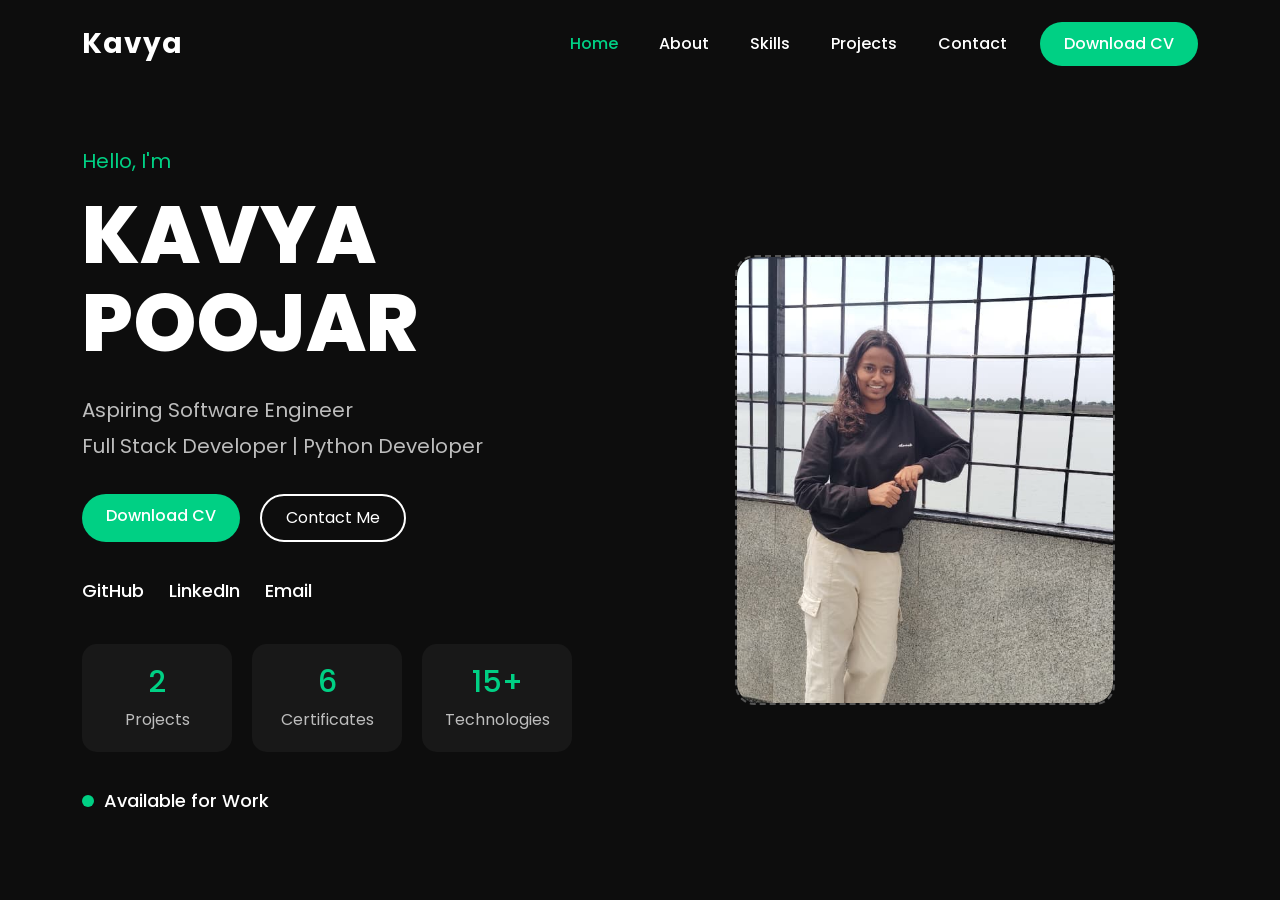
<file: index.html>
<!DOCTYPE html>
<html lang="en">

<head>
    <meta charset="UTF-8">
    <meta name="viewport" content="width=device-width, initial-scale=1.0">

    <title>Kavya Poojar | Portfolio</title>

    <!-- Bootstrap CSS -->
    <link href="https://cdn.jsdelivr.net/npm/bootstrap@5.3.7/dist/css/bootstrap.min.css"
          rel="stylesheet">

    <!-- Bootstrap Icons -->
    <link rel="stylesheet"
          href="https://cdn.jsdelivr.net/npm/bootstrap-icons@1.13.1/font/bootstrap-icons.min.css">

    <!-- Custom CSS -->
    <link rel="stylesheet" href="css/style.css">
</head>

<body>

<!-- ================= NAVBAR ================= -->

<nav class="navbar navbar-expand-lg fixed-top">

    <div class="container">

        <a class="navbar-brand logo" href="index.html">
            Kavya
        </a>

        <button class="navbar-toggler"
                type="button"
                data-bs-toggle="collapse"
                data-bs-target="#navbarMenu"
                aria-controls="navbarMenu"
                aria-expanded="false"
                aria-label="Toggle navigation">

            <span class="navbar-toggler-icon"></span>

        </button>

        <div class="collapse navbar-collapse" id="navbarMenu">

            <ul class="navbar-nav ms-auto">

                <li class="nav-item">
                    <a class="nav-link active" href="index.html">Home</a>
                </li>

                <li class="nav-item">
                    <a class="nav-link" href="about.html">About</a>
                </li>

                <li class="nav-item">
                    <a class="nav-link" href="skills.html">Skills</a>
                </li>

                <li class="nav-item">
                    <a class="nav-link" href="projects.html">Projects</a>
                </li>

                <li class="nav-item">
                    <a class="nav-link" href="contact.html">Contact</a>
                </li>

            </ul>

            <a href="assets/Kavya_poojar_resume.pdf"
               class="btn download-btn"
               target="_blank">
                Download CV
            </a>

        </div>

    </div>

</nav>


<!-- ================= HERO SECTION ================= -->

<section class="hero">

    <div class="container">

        <div class="row align-items-center">

            <div class="col-lg-6">

                <p class="intro">
                    Hello, I'm
                </p>

                <h1 class="hero-title">
                    KAVYA <br>
                    POOJAR
                </h1>

                <p class="hero-text">
                    Aspiring Software Engineer <br>
                    Full Stack Developer | Python Developer
                </p>

                <div class="hero-buttons">

                    <a href="assets/Kavya_poojar_resume.pdf"
                       class="btn download-btn"
                       target="_blank">
                        Download CV
                    </a>

                    <a href="contact.html"
                       class="btn contact-btn">
                        Contact Me
                    </a>

                </div>

                <div class="social-links">

                    <a href="https://github.com/kavyapoojar26"
                       target="_blank"
                       rel="noopener noreferrer">
                        GitHub
                    </a>

                    <a href="https://www.linkedin.com/in/kavyapoojar"
                       target="_blank"
                       rel="noopener noreferrer">
                        LinkedIn
                    </a>

                    <a href="mailto:kavyapoojar26@gmail.com">
                        Email
                    </a>

                </div>

                <div class="stats">

    <div class="stat-box">
        <h2>2</h2>
        <p>Projects</p>
    </div>

    <div class="stat-box">
        <h2>6</h2>
        <p>Certificates</p>
    </div>

    <div class="stat-box">
        <h2>15+</h2>
        <p>Technologies</p>
    </div>

</div>
                <div class="work-status">

                    <span class="dot"></span>
                    <span>Available for Work</span>

                </div>

            </div>

            <div class="col-lg-6 text-center">

                <div class="profile-placeholder">
    <img src="assets/images/profile.jpeg"
         alt="Kavya Poojar"
         class="profile-image">
</div>
            </div>

        </div>

    </div>

</section>


<!-- Bootstrap JS -->
<script src="https://cdn.jsdelivr.net/npm/bootstrap@5.3.7/dist/js/bootstrap.bundle.min.js"></script>

</body>

</html>
</file>
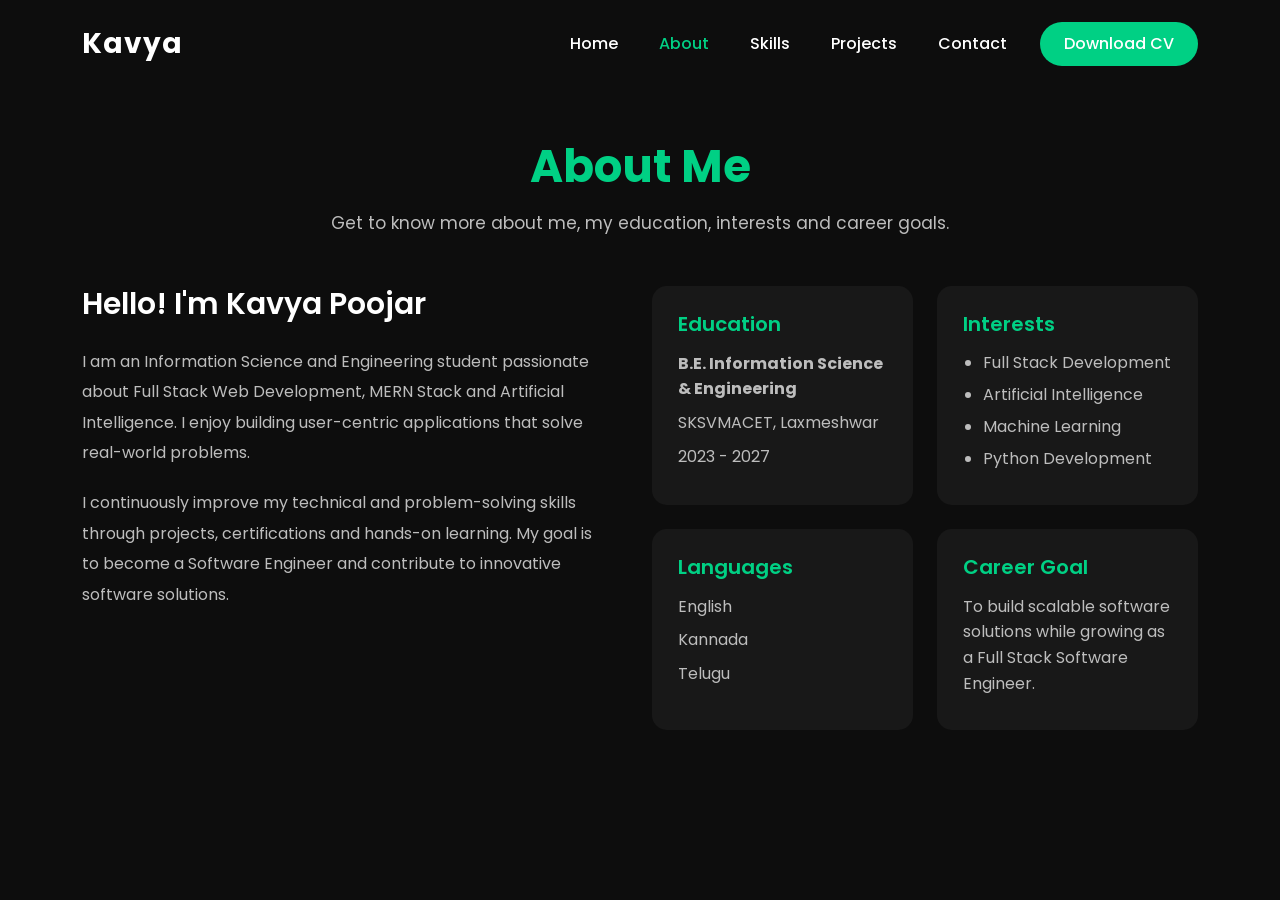
<file: about.html>
<!DOCTYPE html>
<html lang="en">

<head>
    <meta charset="UTF-8">
    <meta name="viewport" content="width=device-width, initial-scale=1.0">

    <title>About | Kavya Poojar</title>

    <link href="https://cdn.jsdelivr.net/npm/bootstrap@5.3.7/dist/css/bootstrap.min.css"
          rel="stylesheet">

    <link rel="stylesheet"
          href="https://cdn.jsdelivr.net/npm/bootstrap-icons@1.13.1/font/bootstrap-icons.min.css">

    <link rel="stylesheet" href="css/style.css">
</head>

<body>

<!-- ================= NAVBAR ================= -->

<nav class="navbar navbar-expand-lg fixed-top">

    <div class="container">

        <a class="navbar-brand logo" href="index.html">Kavya</a>

        <button class="navbar-toggler"
                type="button"
                data-bs-toggle="collapse"
                data-bs-target="#navbarMenu">

            <span class="navbar-toggler-icon"></span>

        </button>

        <div class="collapse navbar-collapse" id="navbarMenu">

            <ul class="navbar-nav ms-auto">

                <li class="nav-item">
                    <a class="nav-link" href="index.html">Home</a>
                </li>

                <li class="nav-item">
                    <a class="nav-link active" href="about.html">About</a>
                </li>

                <li class="nav-item">
                    <a class="nav-link" href="skills.html">Skills</a>
                </li>

                <li class="nav-item">
                    <a class="nav-link" href="projects.html">Projects</a>
                </li>

                <li class="nav-item">
                    <a class="nav-link" href="contact.html">Contact</a>
                </li>

            </ul>

            <a href="assets/Kavya_poojar_resume.pdf"
               class="btn download-btn"
               target="_blank">
                Download CV
            </a>

        </div>

    </div>

</nav>


<!-- ================= ABOUT SECTION ================= -->

<section class="about">

    <div class="container">

        <div class="section-title text-center">

            <h2>About Me</h2>

            <p>
                Get to know more about me, my education,
                interests and career goals.
            </p>

        </div>

        <div class="row mt-5">

            <div class="col-lg-6">

                <div class="about-content">

                    <h3>Hello! I'm Kavya Poojar</h3>

                    <p>
                        I am an Information Science and Engineering student
                        passionate about Full Stack Web Development,
                        MERN Stack and Artificial Intelligence.
                        I enjoy building user-centric applications
                        that solve real-world problems.
                    </p>

                    <p>
                        I continuously improve my technical and
                        problem-solving skills through projects,
                        certifications and hands-on learning.
                        My goal is to become a Software Engineer
                        and contribute to innovative software solutions.
                    </p>

                </div>

            </div>


            <div class="col-lg-6">

                <div class="row">

                    <div class="col-md-6 mb-4">

                        <div class="info-card">

                            <h4>Education</h4>

                            <p>
                                <strong>
                                    B.E. Information Science & Engineering
                                </strong>
                            </p>

                            <p>SKSVMACET, Laxmeshwar</p>

                            <p>2023 - 2027</p>

                        </div>

                    </div>


                    <div class="col-md-6 mb-4">

                        <div class="info-card">

                            <h4>Interests</h4>

                            <ul>
                                <li>Full Stack Development</li>
                                <li>Artificial Intelligence</li>
                                <li>Machine Learning</li>
                                <li>Python Development</li>
                            </ul>

                        </div>

                    </div>


                    <div class="col-md-6 mb-4">

                        <div class="info-card">

                            <h4>Languages</h4>

                            <p>English</p>
                            <p>Kannada</p>
                            <p>Telugu</p>

                        </div>

                    </div>


                    <div class="col-md-6 mb-4">

                        <div class="info-card">

                            <h4>Career Goal</h4>

                            <p>
                                To build scalable software solutions
                                while growing as a Full Stack
                                Software Engineer.
                            </p>

                        </div>

                    </div>

                </div>

            </div>

        </div>

    </div>

</section>


<script src="https://cdn.jsdelivr.net/npm/bootstrap@5.3.7/dist/js/bootstrap.bundle.min.js"></script>

</body>

</html>
</file>
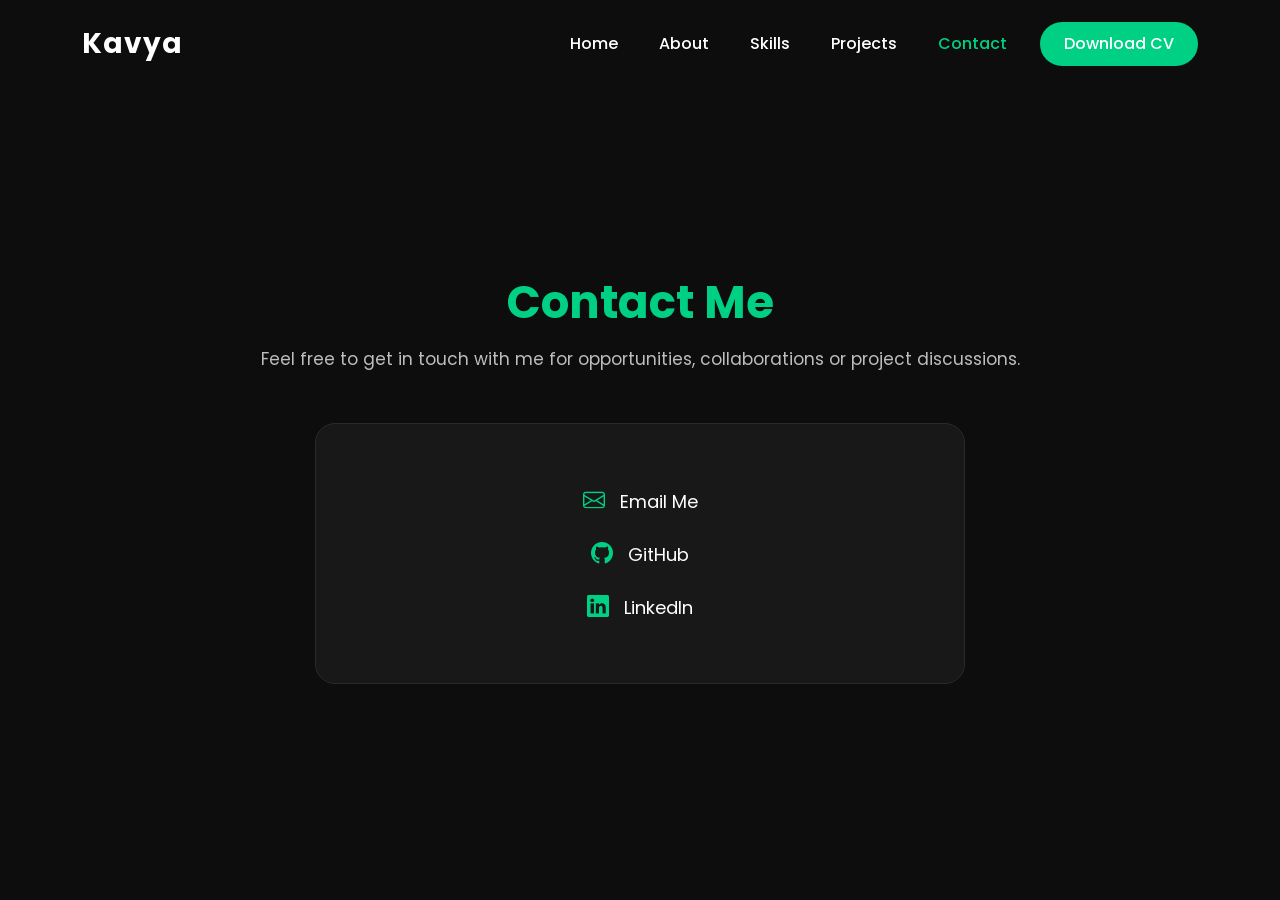
<file: contact.html>
<!DOCTYPE html>
<html lang="en">

<head>
    <meta charset="UTF-8">
    <meta name="viewport" content="width=device-width, initial-scale=1.0">

    <title>Contact | Kavya Poojar</title>

    <link href="https://cdn.jsdelivr.net/npm/bootstrap@5.3.7/dist/css/bootstrap.min.css"
          rel="stylesheet">

    <link rel="stylesheet"
          href="https://cdn.jsdelivr.net/npm/bootstrap-icons@1.13.1/font/bootstrap-icons.min.css">

    <link rel="stylesheet" href="css/style.css">
</head>

<body>

<!-- ================= NAVBAR ================= -->

<nav class="navbar navbar-expand-lg fixed-top">

    <div class="container">

        <a class="navbar-brand logo" href="index.html">Kavya</a>

        <button class="navbar-toggler"
                type="button"
                data-bs-toggle="collapse"
                data-bs-target="#navbarMenu">

            <span class="navbar-toggler-icon"></span>

        </button>

        <div class="collapse navbar-collapse" id="navbarMenu">

            <ul class="navbar-nav ms-auto">

                <li class="nav-item">
                    <a class="nav-link" href="index.html">Home</a>
                </li>

                <li class="nav-item">
                    <a class="nav-link" href="about.html">About</a>
                </li>

                <li class="nav-item">
                    <a class="nav-link" href="skills.html">Skills</a>
                </li>

                <li class="nav-item">
                    <a class="nav-link" href="projects.html">Projects</a>
                </li>

                <li class="nav-item">
                    <a class="nav-link active" href="contact.html">Contact</a>
                </li>

            </ul>

            <a href="assets/Kavya_poojar_resume.pdf"
               class="btn download-btn"
               target="_blank">
                Download CV
            </a>

        </div>

    </div>

</nav>


<!-- ================= CONTACT SECTION ================= -->

<section class="contact">

    <div class="container">

        <div class="section-title text-center">

            <h2>Contact Me</h2>

            <p>
                Feel free to get in touch with me for opportunities,
                collaborations or project discussions.
            </p>

        </div>

        <div class="row justify-content-center mt-5">

            <div class="col-lg-8">

                <div class="contact-info text-center">

                    <p>
                        <i class="bi bi-envelope"></i>
                        <a href="mailto:kavyapoojar26@gmail.com">
                            Email Me
                        </a>
                    </p>

                    <p>
                        <i class="bi bi-github"></i>
                        <a href="https://github.com/kavyapoojar26"
                           target="_blank"
                           rel="noopener noreferrer">
                            GitHub
                        </a>
                    </p>

                    <p>
                        <i class="bi bi-linkedin"></i>
                        <a href="https://www.linkedin.com/in/kavyapoojar"
                           target="_blank"
                           rel="noopener noreferrer">
                            LinkedIn
                        </a>
                    </p>

                </div>

            </div>

        </div>

    </div>

</section>


<script src="https://cdn.jsdelivr.net/npm/bootstrap@5.3.7/dist/js/bootstrap.bundle.min.js"></script>

</body>

</html>
</file>
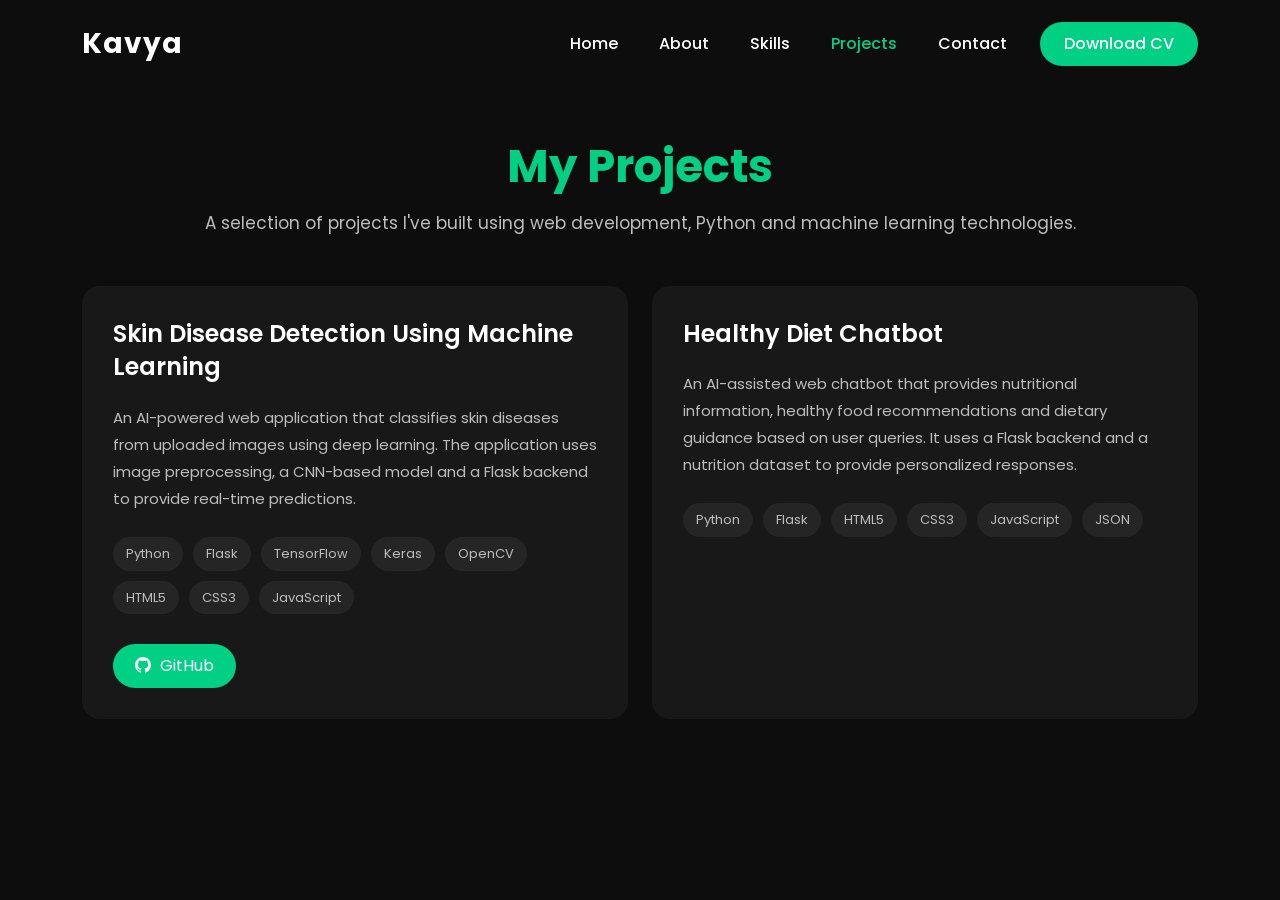
<file: projects.html>
<!DOCTYPE html>
<html lang="en">

<head>
    <meta charset="UTF-8">
    <meta name="viewport" content="width=device-width, initial-scale=1.0">

    <title>Projects | Kavya Poojar</title>

    <!-- Bootstrap CSS -->
    <link href="https://cdn.jsdelivr.net/npm/bootstrap@5.3.7/dist/css/bootstrap.min.css"
          rel="stylesheet">

    <!-- Bootstrap Icons -->
    <link rel="stylesheet"
          href="https://cdn.jsdelivr.net/npm/bootstrap-icons@1.13.1/font/bootstrap-icons.min.css">

    <!-- Custom CSS -->
    <link rel="stylesheet" href="css/style.css">

</head>

<body>

<!-- ================= NAVBAR ================= -->

<nav class="navbar navbar-expand-lg fixed-top">

    <div class="container">

        <!-- Logo -->
        <a class="navbar-brand logo" href="index.html">
            Kavya
        </a>

        <!-- Mobile Toggle Button -->
        <button class="navbar-toggler"
                type="button"
                data-bs-toggle="collapse"
                data-bs-target="#navbarMenu"
                aria-controls="navbarMenu"
                aria-expanded="false"
                aria-label="Toggle navigation">

            <span class="navbar-toggler-icon"></span>

        </button>

        <!-- Navigation Links -->
        <div class="collapse navbar-collapse" id="navbarMenu">

            <ul class="navbar-nav ms-auto">

                <li class="nav-item">
                    <a class="nav-link" href="index.html">
                        Home
                    </a>
                </li>

                <li class="nav-item">
                    <a class="nav-link" href="about.html">
                        About
                    </a>
                </li>

                <li class="nav-item">
                    <a class="nav-link" href="skills.html">
                        Skills
                    </a>
                </li>

                <li class="nav-item">
                    <a class="nav-link active" href="projects.html">
                        Projects
                    </a>
                </li>

                <li class="nav-item">
                    <a class="nav-link" href="contact.html">
                        Contact
                    </a>
                </li>

            </ul>

            <!-- Resume Button -->
            <a href="assets/Kavya_poojar_resume.pdf"
               class="btn download-btn"
               target="_blank">
                Download CV
            </a>

        </div>

    </div>

</nav>


<!-- ================= PROJECTS SECTION ================= -->

<section class="projects">

    <div class="container">

        <!-- Section Heading -->
        <div class="section-title text-center">

            <h2>My Projects</h2>

            <p>
                A selection of projects I've built using web development,
                Python and machine learning technologies.
            </p>

        </div>


        <!-- Projects Row -->
        <div class="row mt-5">

            <!-- ================= PROJECT 1 ================= -->

            <div class="col-lg-6 mb-4">

                <div class="project-card">

                    <div class="project-content">

                        <h3>
                            Skin Disease Detection Using Machine Learning
                        </h3>

                        <p>
                            An AI-powered web application that classifies
                            skin diseases from uploaded images using deep
                            learning. The application uses image preprocessing,
                            a CNN-based model and a Flask backend to provide
                            real-time predictions.
                        </p>

                        <!-- Technologies -->
                        <div class="project-tech">

                            <span>Python</span>
                            <span>Flask</span>
                            <span>TensorFlow</span>
                            <span>Keras</span>
                            <span>OpenCV</span>
                            <span>HTML5</span>
                            <span>CSS3</span>
                            <span>JavaScript</span>

                        </div>

                        <!-- Project Link -->
                        <div class="project-buttons">

                            <a href="https://github.com/Kavyapoojar26/Skin-Disease-Detection-using-machine-learning"
                               target="_blank"
                               rel="noopener noreferrer"
                               class="btn project-btn">

                                <i class="bi bi-github"></i>
                                GitHub

                            </a>

                        </div>

                    </div>

                </div>

            </div>


            <!-- ================= PROJECT 2 ================= -->

            <div class="col-lg-6 mb-4">

                <div class="project-card">

                    <div class="project-content">

                        <h3>
                            Healthy Diet Chatbot
                        </h3>

                        <p>
                            An AI-assisted web chatbot that provides
                            nutritional information, healthy food
                            recommendations and dietary guidance based on
                            user queries. It uses a Flask backend and a
                            nutrition dataset to provide personalized responses.
                        </p>

                        <!-- Technologies -->
                        <div class="project-tech">

                            <span>Python</span>
                            <span>Flask</span>
                            <span>HTML5</span>
                            <span>CSS3</span>
                            <span>JavaScript</span>
                            <span>JSON</span>

                        </div>

                        <!-- Add your GitHub repository here when available -->
                        <div class="project-buttons">

                            <!-- Example:
                            <a href="YOUR_GITHUB_REPOSITORY_LINK"
                               target="_blank"
                               rel="noopener noreferrer"
                               class="btn project-btn">

                                <i class="bi bi-github"></i>
                                GitHub

                            </a>
                            -->

                        </div>

                    </div>

                </div>

            </div>

        </div>

    </div>

</section>


<!-- Bootstrap JS -->
<script src="https://cdn.jsdelivr.net/npm/bootstrap@5.3.7/dist/js/bootstrap.bundle.min.js"></script>

</body>

</html>
</file>
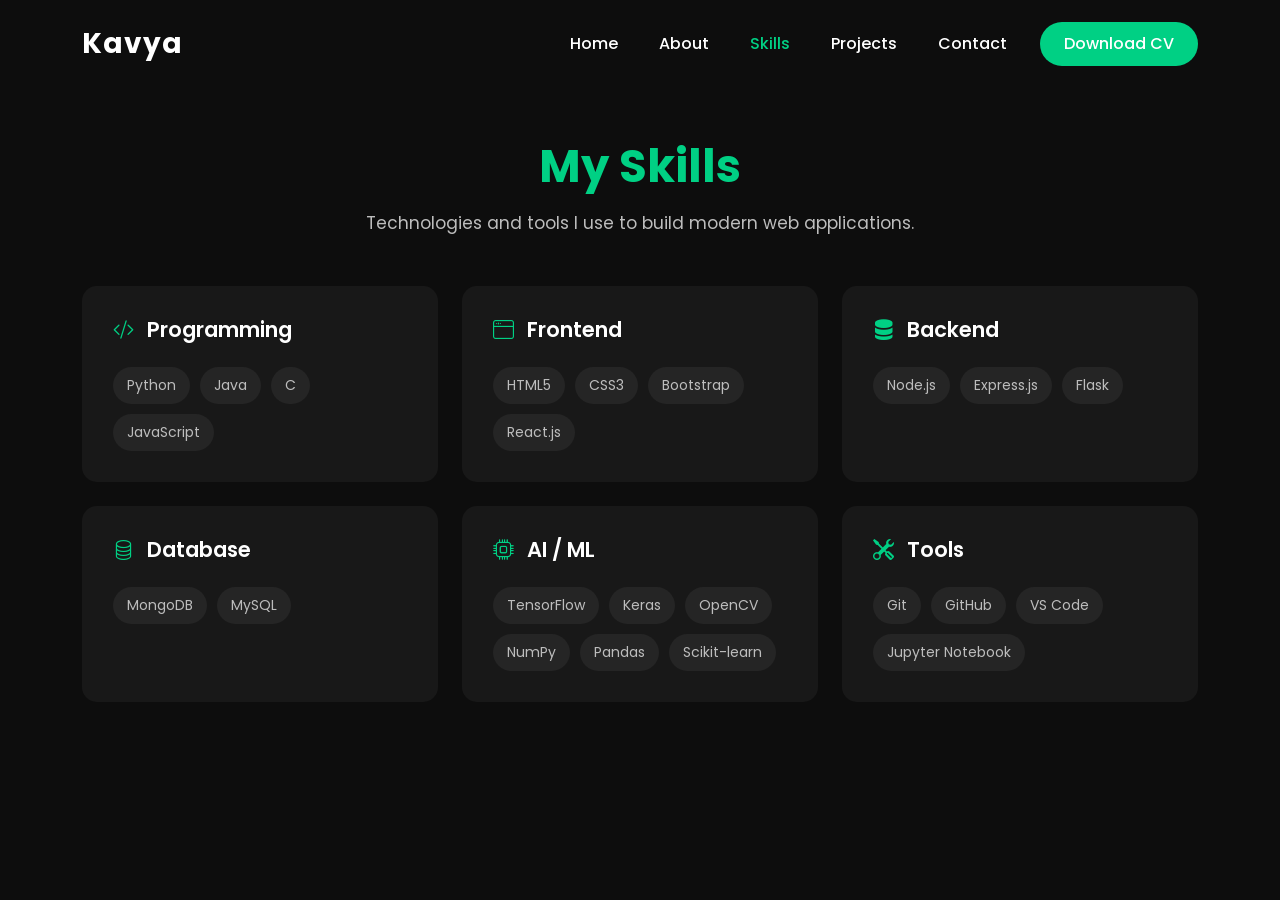
<file: skills.html>
<!DOCTYPE html>
<html lang="en">

<head>
    <meta charset="UTF-8">
    <meta name="viewport" content="width=device-width, initial-scale=1.0">

    <title>Skills | Kavya Poojar</title>

    <link href="https://cdn.jsdelivr.net/npm/bootstrap@5.3.7/dist/css/bootstrap.min.css"
          rel="stylesheet">

    <link rel="stylesheet"
          href="https://cdn.jsdelivr.net/npm/bootstrap-icons@1.13.1/font/bootstrap-icons.min.css">

    <link rel="stylesheet" href="css/style.css">
</head>

<body>

<!-- ================= NAVBAR ================= -->

<nav class="navbar navbar-expand-lg fixed-top">

    <div class="container">

        <a class="navbar-brand logo" href="index.html">Kavya</a>

        <button class="navbar-toggler"
                type="button"
                data-bs-toggle="collapse"
                data-bs-target="#navbarMenu">

            <span class="navbar-toggler-icon"></span>

        </button>

        <div class="collapse navbar-collapse" id="navbarMenu">

            <ul class="navbar-nav ms-auto">

                <li class="nav-item">
                    <a class="nav-link" href="index.html">Home</a>
                </li>

                <li class="nav-item">
                    <a class="nav-link" href="about.html">About</a>
                </li>

                <li class="nav-item">
                    <a class="nav-link active" href="skills.html">Skills</a>
                </li>

                <li class="nav-item">
                    <a class="nav-link" href="projects.html">Projects</a>
                </li>

                <li class="nav-item">
                    <a class="nav-link" href="contact.html">Contact</a>
                </li>

            </ul>

            <a href="assets/Kavya_poojar_resume.pdf"
               class="btn download-btn"
               target="_blank">
                Download CV
            </a>

        </div>

    </div>

</nav>


<!-- ================= SKILLS SECTION ================= -->

<section class="skills">

    <div class="container">

        <div class="section-title text-center">

            <h2>My Skills</h2>

            <p>
                Technologies and tools I use to build modern web applications.
            </p>

        </div>


        <div class="row mt-5">

            <!-- Programming -->
            <div class="col-lg-4 col-md-6 mb-4">

                <div class="skill-card">

                    <h3>
                        <i class="bi bi-code-slash"></i>
                        Programming
                    </h3>

                    <div class="skill-tags">
                        <span>Python</span>
                        <span>Java</span>
                        <span>C</span>
                        <span>JavaScript</span>
                    </div>

                </div>

            </div>


            <!-- Frontend -->
            <div class="col-lg-4 col-md-6 mb-4">

                <div class="skill-card">

                    <h3>
                        <i class="bi bi-window"></i>
                        Frontend
                    </h3>

                    <div class="skill-tags">
                        <span>HTML5</span>
                        <span>CSS3</span>
                        <span>Bootstrap</span>
                        <span>React.js</span>
                    </div>

                </div>

            </div>


            <!-- Backend -->
            <div class="col-lg-4 col-md-6 mb-4">

                <div class="skill-card">

                    <h3>
                        <i class="bi bi-server"></i>
                        Backend
                    </h3>

                    <div class="skill-tags">
                        <span>Node.js</span>
                        <span>Express.js</span>
                        <span>Flask</span>
                    </div>

                </div>

            </div>


            <!-- Database -->
            <div class="col-lg-4 col-md-6 mb-4">

                <div class="skill-card">

                    <h3>
                        <i class="bi bi-database"></i>
                        Database
                    </h3>

                    <div class="skill-tags">
                        <span>MongoDB</span>
                        <span>MySQL</span>
                    </div>

                </div>

            </div>


            <!-- AI / ML -->
            <div class="col-lg-4 col-md-6 mb-4">

                <div class="skill-card">

                    <h3>
                        <i class="bi bi-cpu"></i>
                        AI / ML
                    </h3>

                    <div class="skill-tags">
                        <span>TensorFlow</span>
                        <span>Keras</span>
                        <span>OpenCV</span>
                        <span>NumPy</span>
                        <span>Pandas</span>
                        <span>Scikit-learn</span>
                    </div>

                </div>

            </div>


            <!-- Tools -->
            <div class="col-lg-4 col-md-6 mb-4">

                <div class="skill-card">

                    <h3>
                        <i class="bi bi-tools"></i>
                        Tools
                    </h3>

                    <div class="skill-tags">
                        <span>Git</span>
                        <span>GitHub</span>
                        <span>VS Code</span>
                        <span>Jupyter Notebook</span>
                    </div>

                </div>

            </div>

        </div>

    </div>

</section>


<script src="https://cdn.jsdelivr.net/npm/bootstrap@5.3.7/dist/js/bootstrap.bundle.min.js"></script>

</body>

</html>
</file>
<file: css/style.css>
/* ==========================
   Google Font
========================== */

@import url('https://fonts.googleapis.com/css2?family=Poppins:wght@300;400;500;600;700;800&display=swap');


/* ==========================
   Global Styles
========================== */

html{
    scroll-behavior:smooth;
}

*{
    margin:0;
    padding:0;
    box-sizing:border-box;
}

body{
    font-family:'Poppins', sans-serif;
    background:#0d0d0d;
    color:white;
    overflow-x:hidden;
}

a{
    text-decoration:none;
}


/* ==========================
   Navbar
========================== */

.navbar{
    background:#0d0d0d;
    padding:18px 0;
    transition:0.3s;
}

.logo{
    color:white !important;
    font-size:28px;
    font-weight:700;
    text-decoration:none;
    letter-spacing:1px;
}

.logo:hover{
    color:#00d084 !important;
}

.nav-link{
    color:white !important;
    margin-left:25px;
    font-weight:500;
    transition:0.3s;
}

.nav-link:hover{
    color:#00d084 !important;
}

.nav-link.active{
    color:#00d084 !important;
}


/* ==========================
   Download CV Button
========================== */

.download-btn{
    margin-left:25px;
    background:#00d084;
    color:white;
    border:none;
    border-radius:30px;
    padding:10px 24px;
    font-weight:500;
    transition:0.3s;
}

.download-btn:hover{
    background:#00b873;
    color:white;
    transform:translateY(-2px);
}


/* ==========================
   Mobile Navbar
========================== */

.navbar-toggler{
    border:2px solid white;
    padding:6px 10px;
}

.navbar-toggler:focus{
    box-shadow:none;
}

.navbar-toggler-icon{
    filter:invert(1);
}

@media(max-width:991px){

    .navbar-nav{
        margin-top:20px;
        text-align:center;
    }

    .nav-link{
        margin:12px 0;
    }

    .navbar .download-btn{
        display:block;
        width:180px;
        margin:20px auto;
    }

}


/* ==========================
   Hero Section
========================== */

.hero{
    min-height:100vh;
    display:flex;
    align-items:center;
    padding:120px 0 60px;
}

.intro{
    color:#00d084;
    font-size:20px;
    margin-bottom:15px;
}

.hero-title{
    font-size:80px;
    font-weight:800;
    line-height:1.1;
}

.hero-text{
    color:#bdbdbd;
    font-size:20px;
    margin:25px 0;
    line-height:1.8;
}


/* ==========================
   Hero Buttons
========================== */

.hero-buttons{
    display:flex;
    gap:20px;
    margin-top:30px;
}

.hero-buttons .download-btn{
    margin-left:0;
}

.contact-btn{
    border:2px solid white;
    color:white;
    border-radius:30px;
    padding:10px 24px;
    transition:0.3s;
}

.contact-btn:hover{
    background:white;
    color:#0d0d0d;
}


/* ==========================
   Profile Image Placeholder
========================== */

.profile-placeholder{
    width:380px;
    height:450px;
    margin:auto;
    border:2px dashed #555;
    border-radius:20px;

    display:flex;
    justify-content:center;
    align-items:center;

    color:#888;
    font-size:24px;
}
.profile-image{
    width:100%;
    height:100%;
    object-fit:cover;
    border-radius:20px;
    display:block;
}

/* ==========================
   Social Links
========================== */

.social-links{
    display:flex;
    gap:25px;
    margin-top:35px;
}

.social-links a{
    color:white;
    font-size:18px;
    font-weight:500;
    transition:0.3s;
}

.social-links a:hover{
    color:#00d084;
}


/* ==========================
   Statistics
========================== */

.stats{
    display:flex;
    gap:20px;
    margin-top:40px;
    flex-wrap:wrap;
}

.stat-box{
    background:#181818;
    padding:20px;
    width:150px;
    border-radius:15px;
    text-align:center;
    transition:0.3s;
}

.stat-box:hover{
    transform:translateY(-5px);
    background:#222;
}

.stat-box h2{
    color:#00d084;
    font-size:30px;
    margin-bottom:8px;
}

.stat-box p{
    color:#bdbdbd;
    margin:0;
}


/* ==========================
   Available for Work
========================== */

.work-status{
    display:flex;
    align-items:center;
    gap:10px;
    margin-top:35px;
    font-size:18px;
    font-weight:500;
}

.dot{
    width:12px;
    height:12px;
    background:#00d084;
    border-radius:50%;
}


/* ==========================
   Common Section Title
========================== */

.section-title h2{
    color:#00d084;
    font-size:45px;
    font-weight:700;
    margin-bottom:15px;
}

.section-title p{
    color:#bdbdbd;
    font-size:17px;
    line-height:1.7;
}


/* ==========================
   About Page
========================== */

.about{
    min-height:100vh;
    padding:140px 0 80px;
    background:#0d0d0d;
}

.about-content{
    padding-right:30px;
}

.about-content h3{
    color:white;
    font-size:30px;
    font-weight:600;
    margin-bottom:25px;
}

.about-content p{
    color:#bdbdbd;
    font-size:16px;
    line-height:1.9;
    margin-bottom:20px;
}


/* ==========================
   About Info Cards
========================== */

.info-card{
    background:#181818;
    padding:25px;
    border-radius:15px;
    height:100%;
    border:1px solid transparent;
    transition:0.3s;
}

.info-card:hover{
    transform:translateY(-5px);
    border-color:#00d084;
}

.info-card h4{
    color:#00d084;
    font-size:20px;
    font-weight:600;
    margin-bottom:15px;
}

.info-card p{
    color:#bdbdbd;
    margin-bottom:8px;
    line-height:1.6;
}

.info-card ul{
    padding-left:20px;
    margin-bottom:0;
}

.info-card li{
    color:#bdbdbd;
    margin-bottom:8px;
}


/* ==========================
   Skills Page
========================== */

.skills{
    min-height:100vh;
    padding:140px 0 80px;
    background:#0d0d0d;
}


/* ==========================
   Skill Cards
========================== */

.skill-card{
    background:#181818;
    padding:30px;
    border-radius:15px;
    height:100%;
    border:1px solid transparent;
    transition:0.3s;
}

.skill-card:hover{
    transform:translateY(-7px);
    border-color:#00d084;
}

.skill-card h3{
    color:white;
    font-size:21px;
    font-weight:600;
    margin-bottom:25px;
}

.skill-card h3 i{
    color:#00d084;
    margin-right:8px;
}


/* ==========================
   Skill Tags
========================== */

.skill-tags{
    display:flex;
    flex-wrap:wrap;
    gap:10px;
}

.skill-tags span{
    background:#252525;
    color:#bdbdbd;
    padding:8px 14px;
    border-radius:20px;
    font-size:14px;
    transition:0.3s;
}

.skill-tags span:hover{
    background:#00d084;
    color:white;
}


/* ==========================
   Projects Page
========================== */

.projects{
    min-height:100vh;
    padding:140px 0 80px;
    background:#0d0d0d;
}


/* ==========================
   Project Cards
========================== */

.project-card{
    background:#181818;
    border-radius:18px;
    padding:30px;
    height:100%;
    border:1px solid transparent;
    transition:0.3s;
}

.project-card:hover{
    transform:translateY(-7px);
    border-color:#00d084;
}

.project-content h3{
    color:white;
    font-size:24px;
    font-weight:600;
    margin-bottom:20px;
    line-height:1.4;
}

.project-content p{
    color:#bdbdbd;
    line-height:1.8;
    font-size:15px;
}


/* ==========================
   Project Technologies
========================== */

.project-tech{
    display:flex;
    flex-wrap:wrap;
    gap:10px;
    margin-top:25px;
}

.project-tech span{
    background:#252525;
    color:#bdbdbd;
    padding:7px 13px;
    border-radius:20px;
    font-size:13px;
}


/* ==========================
   Project Buttons
========================== */

.project-buttons{
    margin-top:30px;
}

.project-btn{
    background:#00d084;
    color:white;
    border:none;
    border-radius:25px;
    padding:10px 22px;
    transition:0.3s;
}

.project-btn:hover{
    background:#00b873;
    color:white;
    transform:translateY(-2px);
}

.project-btn i{
    margin-right:5px;
}


/* ==========================
   Contact Page
========================== */

.contact{
    min-height:100vh;
    padding:140px 0 80px;
    display:flex;
    align-items:center;
    background:#0d0d0d;
}

.contact .section-title{
    margin-bottom:50px;
}


/* ==========================
   Contact Information
========================== */

.contact-info{
    background:#181818;
    padding:40px;
    border-radius:20px;
    max-width:650px;
    margin:auto;
    border:1px solid #2a2a2a;
    transition:0.3s;
}

.contact-info:hover{
    border-color:#00d084;
}

.contact-info p{
    margin:20px 0;
    font-size:18px;
}

.contact-info i{
    color:#00d084;
    font-size:22px;
    margin-right:10px;
}

.contact-info a{
    color:white;
    transition:0.3s;
}

.contact-info a:hover{
    color:#00d084;
}


/* ==========================
   Tablet Responsive
========================== */

@media(max-width:991px){

    .hero{
        text-align:center;
        padding-top:140px;
    }

    .hero-title{
        font-size:55px;
    }

    .hero-text{
        font-size:18px;
    }

    .hero-buttons{
        justify-content:center;
        flex-wrap:wrap;
    }

    .social-links{
        justify-content:center;
        flex-wrap:wrap;
    }

    .stats{
        justify-content:center;
    }

    .profile-placeholder{
        width:300px;
        height:350px;
        margin-top:50px;
    }

    .work-status{
        justify-content:center;
    }

    .about-content{
        padding-right:0;
        margin-bottom:40px;
    }

}


/* ==========================
   Mobile Responsive
========================== */

@media(max-width:767px){

    .hero-title{
        font-size:45px;
    }

    .hero-text{
        font-size:16px;
    }

    .section-title h2{
        font-size:35px;
    }

    .section-title p{
        font-size:15px;
    }

    .about,
    .skills,
    .projects{
        padding:120px 15px 60px;
    }

    .contact{
        padding:120px 20px 60px;
    }

    .skill-card,
    .project-card,
    .info-card{
        padding:25px 20px;
    }

    .contact-info{
        padding:30px 20px;
    }

    .stats{
        gap:10px;
    }

    .stat-box{
        width:140px;
    }

}


/* ==========================
   Small Mobile Devices
========================== */

@media(max-width:480px){

    .hero-title{
        font-size:38px;
    }

    .profile-placeholder{
        width:260px;
        height:310px;
    }

    .hero-buttons{
        flex-direction:column;
        align-items:center;
    }

    .hero-buttons .btn{
        width:180px;
    }

}
</file>
